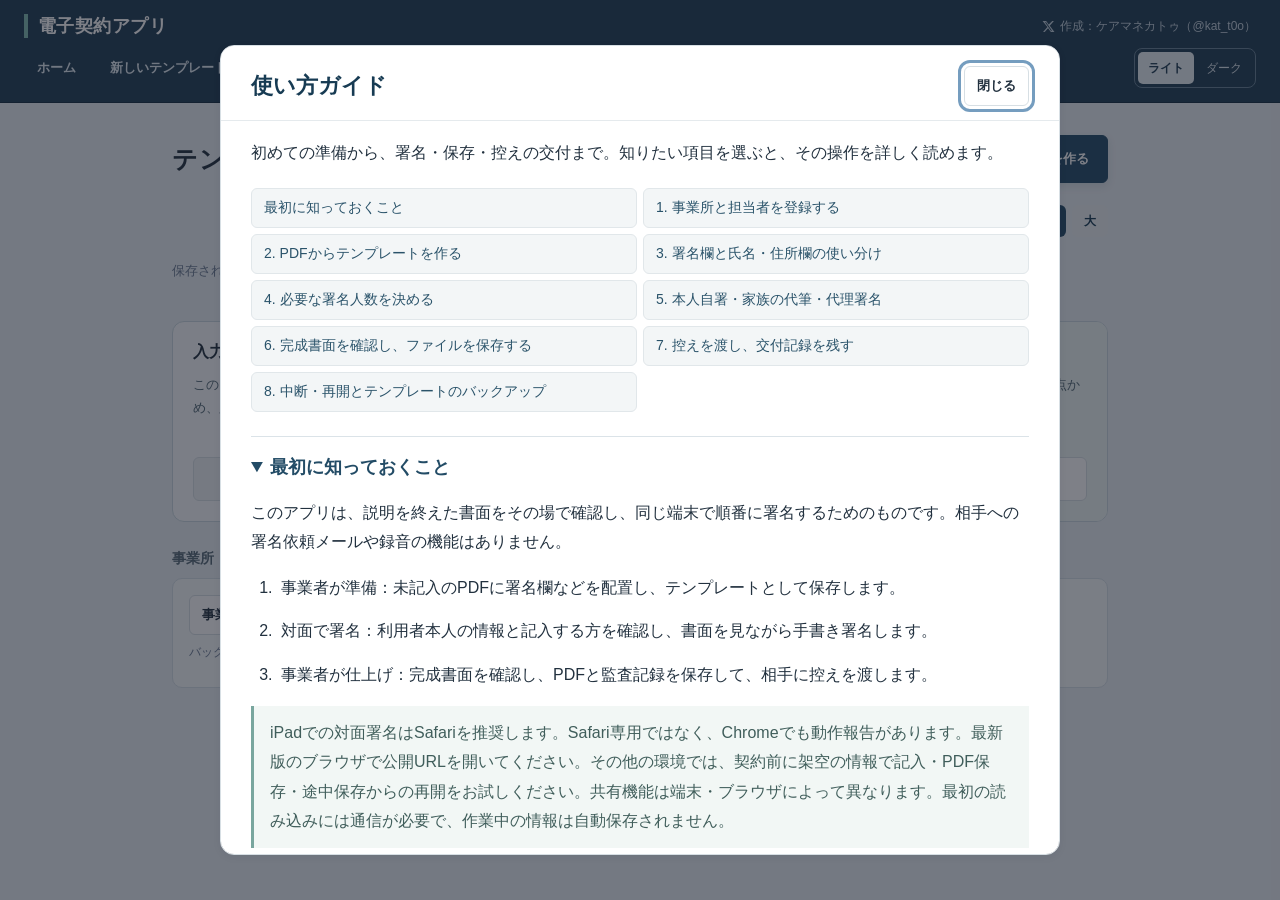
<file: index.html>
<!DOCTYPE html>
<html lang="ja">
<head>
<meta charset="UTF-8" />
<meta name="viewport" content=" width=device-width, initial-scale=1.0, interactive-widget=resizes-content" />
<title>電子契約アプリ（介護事業所向け）</title>
<script src="theme.js?v=20261003-browser19"></script>
<link rel="stylesheet" href="style.css?v=20261003-browser19" />
</head>
<body>
  <header class="app-header">
    <div class="app-header-top">
      <h1>電子契約アプリ</h1>
      <a class="app-credit" href="https://x.com/kat_t0o" target="_blank" rel="noopener">
        <svg viewBox="0 0 24 24" width="13" height="13" aria-hidden="true"><path d="M18.9 2H22l-7.6 8.7L23 22h-6.6l-5.2-6.8L5 22H1.9l8.1-9.3L1 2h6.7l4.7 6.2L18.9 2zM16.6 20h1.9L7.5 4H5.5L16.6 20z"/></svg>
        作成：ケアマネカトゥ（@kat_t0o）
      </a>
    </div>
    <div class="app-header-bottom">
    <nav class="toolbar">
      <button id="btn-nav-home" class="tool-button" type="button">ホーム</button>
      <button id="btn-nav-new-template" class="tool-button" type="button">新しいテンプレートを作る</button>
      <button id="btn-nav-void" class="tool-button" type="button">契約書の訂正・再署名</button>
      <button id="btn-nav-help" class="tool-button" type="button">使い方</button>
      <button id="btn-nav-resume" class="tool-button hidden" type="button">入力中の契約に戻る</button>
      <button id="btn-nav-draft-save" class="tool-button hidden" type="button">途中保存（暗号化）</button>
      <button id="btn-nav-last-export" class="tool-button hidden" type="button">直前の署名書類</button>
    </nav>
      <div class="theme-switch" role="group" aria-label="表示モード">
        <button type="button" data-theme-choice="light" aria-pressed="false">ライト</button>
        <button type="button" data-theme-choice="dark" aria-pressed="false">ダーク</button>
      </div>
    </div>
  </header>

  <main class="app-body">

    <!-- ホーム画面: テンプレート一覧 -->
    <section id="screen-home" class="app-screen">
      <div class="screen-inner">
        <div class="template-heading">
          <h2>テンプレート</h2>
          <button id="btn-home-new-template" class="tool-button tool-button-primary" type="button">＋ テンプレートを作る</button>
        </div>
        <div class="thumb-size-control" id="thumb-size-control">
          <span class="thumb-size-label">表示サイズ</span>
          <button type="button" class="thumb-size-btn" data-size="small">小</button>
          <button type="button" class="thumb-size-btn" data-size="medium">中</button>
          <button type="button" class="thumb-size-btn" data-size="large">大</button>
        </div>
        <div id="template-list" class="template-grid"></div>
        <div class="resume-panel">
          <div><h3>入力中の契約</h3><p>このタブで始めた契約の続きに戻ります。再読み込みすると消えるため、必要に応じてファイルに途中保存してください。</p><button id="btn-home-resume" class="tool-button-small" type="button" disabled>入力中の契約に戻る</button></div>
          <div><h3>途中保存した契約</h3><p>保存した .keiyaku ファイルとパスワードを使い、最後に保存した時点から再開します。</p><button id="btn-draft-restore" class="tool-button-small" type="button">途中保存ファイルから再開</button></div>
        </div>
        <h3 class="home-tools-title">事業所・書式・保存した書類</h3>
        <div class="backup-actions">
          <button id="btn-operator-settings" class="tool-button-small" type="button">事業所・担当者を登録</button>
          <button id="btn-open-verification" class="tool-button-small" type="button">保存した書類を照合</button>
          <button id="btn-export-templates" class="tool-button-small" type="button">テンプレートをバックアップ</button>
          <button id="btn-import-templates" class="tool-button-small" type="button">バックアップから復元・追加</button>
          <p class="side-panel-hint">バックアップの取込みは1ファイル64MBまでです。大きい場合は、書式を選んで分けてバックアップしてください。</p>
          <input type="file" id="import-templates-input" accept="application/json" class="hidden" />
        </div>
      </div>
    </section>

    <!-- テンプレート編集画面: PDFインポート＋署名欄配置 -->
    <section id="screen-template-editor" class="app-screen">
      <div class="editor-layout">
        <aside class="side-panel">
          <h2> PDFを選ぶ</h2><p class="side-panel-hint">未記入の原本PDFを使ってください。PDF全体が端末とバックアップに保存されます。</p>
          <input type="file" id="pdf-file-input" accept="application/pdf" />
          <p class="side-panel-hint">複数ページに対応しています。ページ数の固定上限はなく、PDFは1書式20MBまでです。保存できる合計容量は端末・ブラウザに依存します。</p>
          <p id="pdf-file-status" class="side-panel-hint" role="status"></p>
          <h2>項目を配置</h2>
          <p class="side-panel-hint">枠内の氏名・住所・続柄は架空の「印字見本」です。実際の契約には入力した内容が印字されます。</p>
          <label class="checkbox-row"><input type="checkbox" id="toggle-print-preview" checked />印字見本を表示</label>
          <p class="side-panel-hint">ボタンを押してから、PDF上をドラッグして四角を描くと項目が追加されます。</p>
          <p class="side-panel-hint">まず「手書き署名」を配置。PDFに署名とは別の氏名欄がある場合だけ、氏名（活字）を追加します。署名が氏名欄を兼ねる書式なら追加不要です。</p>
          <p id="field-assignment-target" class="field-assignment-target" role="status"></p>
          <div id="field-palette" class="fixture-palette"></div>
          <div id="field-edit-panel" class="edit-popup"></div>
          <h2>テンプレートとして保存</h2>
          <label class="field-label">この書式の署名方法
            <select id="template-signing-mode">
              <option value="single">本人または家族の1人で完結（標準）</option>
              <option value="optional">必要な場合だけ追加の人も署名</option>
              <option value="all">設定した全員の署名が必要</option>
              <option value="legacy" hidden>従来の設定を維持</option>
            </select>
          </label>
          <label id="scribe-additional-setting" class="checkbox-row">
            <input type="checkbox" id="template-require-additional-for-scribe" checked />
            本人名を家族が代筆する場合は、続けて家族本人の署名も必須にする
          </label>
          <p id="scribe-additional-hint" class="side-panel-hint">「必要な場合だけ追加の人も署名」を選んだ書式で使います。本人が自署した場合は、追加署名を省略できます。</p>
          <p id="template-field-summary" class="side-panel-hint" role="status"></p>
          <p class="side-panel-hint">複数人の場合、署名順が先頭の欄が本人またはご家族用です。それ以降の欄は追加署名用です。各署名欄に「家族の同意」など目的のラベルを付けてください。</p>
          <label class="field-label">書式名（必須）
            <input type="text" id="template-name-input" placeholder="例：居宅介護支援 重要事項説明書" />
          </label>
          <label class="field-label">版のメモ（任意）
            <input type="text" id="template-version-label-input" placeholder="例：2026年報酬改定対応版" />
          </label>
          <button id="btn-save-template" class="tool-button tool-button-primary" type="button">テンプレートを保存</button>
          <button id="btn-backup-editing-template" class="tool-button" type="button">編集中の書式をバックアップ</button>
          <p class="side-panel-hint">保存できない場合や作成を中断する場合、編集中の書式をファイルへ退避できます。ホームの「バックアップから復元・追加」で編集を再開します。</p>
          <details>
            <summary>試し印字の内容</summary>
            <label class="field-label">1人目の見本氏名<input id="preview-name" value="山田 太郎" /></label>
            <label class="field-label">2人目以降の見本氏名<input id="preview-additional-name" value="山田 花子" /></label>
            <label class="field-label">見本の利用者住所<input id="preview-recipient-address" value="東京都千代田区丸の内一丁目2番3号" /></label>
            <label class="field-label">見本の利用者建物名・部屋番号<input id="preview-recipient-building" value="見本マンション101号室" /></label>
            <label class="field-label">見本の署名者住所<input id="preview-address" value="東京都千代田区丸の内一丁目2番3号" /></label>
            <label class="field-label">見本の署名者建物名・部屋番号<input id="preview-building" value="ケアマンション101号室" /></label>
            <label class="field-label">1人目の記入者<select id="preview-role"><option value="recipient">利用者本人</option><option value="family">ご家族（代筆・代理）</option></select></label>
          </details>
          <button id="btn-preview-template" class="tool-button" type="button">試し印字を確認</button>
          <p class="side-panel-hint">署名欄を選び「この欄で試し書き」で実際の筆跡を確認できます。見本PDFでは文字サイズ・住所の折り返し・署名の大きさを確認できます。実際の氏名・住所の長さでもお確かめください。</p>
        </aside>
        <div class="canvas-area">
          <div class="canvas-overlay-toolbars">
            <div class="canvas-toolbar">
              <button id="btn-prev-page" class="tool-button" type="button">◀ 前のページ</button>
              <span id="page-indicator" class="zoom-percent">1 / 1</span>
              <button id="btn-next-page" class="tool-button" type="button">次のページ ▶</button>
            </div>
          </div>
          <div class="pdf-stage-wrap" id="pdf-stage-wrap">
            <div class="pdf-stage">
              <canvas id="pdf-canvas"></canvas>
              <div id="field-overlay" class="field-overlay"></div>
            </div>
          </div>
          <div class="zoom-control">
            <button id="btn-zoom-out" class="zoom-btn" type="button">－</button>
            <span id="zoom-level" class="zoom-percent">100%</span>
            <button id="btn-zoom-in" class="zoom-btn" type="button">＋</button>
            <button id="btn-fit-view" class="zoom-btn" type="button">⤢</button>
          </div>
        </div>
      </div>
    </section>

    <!-- 署名フロー画面 -->
    <section id="screen-signing" class="app-screen">
      <div class="signing-stage" id="signing-stage"></div>
    </section>

    <section id="screen-verification" class="app-screen">
      <div class="screen-inner">
        <h2>保存した書類を照合</h2>
        <p class="screen-hint">同じ契約の署名済みPDFと監査記録（JSON）を選び、ファイルと記録が一致するか確認します。ファイルは外部に送信せず、この端末内だけで処理します。</p>
        <label class="field-label">署名済みPDF（必須）
          <input type="file" id="verify-pdf-input" accept=".pdf,application/pdf" />
        </label>
        <label class="field-label">監査記録JSON（必須）
          <input type="file" id="verify-audit-input" accept=".json,application/json" />
        </label>
        <label class="field-label">説明音声（録音した場合・任意）
          <input type="file" id="verify-audio-input" accept="audio/*,.m4a,.mp4,.webm,.ogg" />
        </label>
        <button id="btn-clear-verification-audio" class="tool-button-small" type="button">音声の選択を解除</button>
        <p class="side-panel-hint">照合は契約の有効性や本人性を証明するものではありません。元の監査記録を適切に保管してください。</p>
        <div class="backup-actions">
          <button id="btn-verify-files" class="tool-button tool-button-primary" type="button">ファイルを照合する</button>
          <button id="btn-clear-verification" class="tool-button" type="button">選択をクリア</button>
          <button id="btn-verification-home" class="tool-button" type="button">ホームに戻る</button>
        </div>
        <div id="verification-result" class="verification-result" role="status" aria-live="polite"></div>
        <h3>交付記録を読む</h3><p class="side-panel-hint">交付JSONを選ぶと相手・方法・結果を読めます。上でPDFも選ぶと、そのPDFとの対応を照合できます。</p>
        <label class="field-label">交付記録JSON<input type="file" id="verify-delivery-input" accept=".json,application/json" /></label>
        <button id="btn-read-delivery" class="tool-button" type="button">交付記録を読む</button>
        <div id="delivery-record-result" class="verification-result" role="status" aria-live="polite"></div>
      </div>
    </section>

    <section id="screen-settings" class="app-screen"><div class="screen-inner">
      <h2>事業所・担当者の登録</h2><p class="screen-hint">この端末で使う事業所名と担当者の候補を登録します。契約時は担当者を選択できます。利用者の情報はここには保存しません。</p>
      <label class="field-label">登録する事業所名<input id="settings-provider" maxlength="200" /></label>
      <label class="field-label">担当者名（1行に1人）<textarea id="settings-staff" rows="6" placeholder="担当者A&#10;担当者B"></textarea></label>
      <button id="btn-settings-save" class="tool-button tool-button-primary" type="button">登録を保存</button>
      <button id="btn-settings-home" class="tool-button" type="button">ホームに戻る</button>
    </div></section>
    <!-- 無効化・再契約画面 -->
    <section id="screen-void" class="app-screen">
      <div class="screen-inner">
        <h2>契約書の訂正・再署名</h2>
        <p class="screen-hint">元のPDFを書き換えず、訂正・再署名の理由を別の記録に残します。この操作だけで契約の無効や解除が確定するものではありません。相手方と確認してから再署名・交付してください。</p>
        <label class="field-label">訂正の対象となる署名済みPDF
          <input type="file" id="void-pdf-input" accept="application/pdf" />
        </label>
        <label class="field-label">旧契約の検証ID（監査記録.jsonのverificationId、分かれば）
          <input type="text" id="void-verification-id-input" placeholder="任意" />
        </label>
        <label class="field-label">訂正・再署名の理由（必須）
          <input type="text" id="void-reason-input" placeholder="例：住所変更のため再契約" />
        </label>
        <label class="field-label">手続き実施者名（必須）
          <input type="text" id="void-staff-name-input" placeholder="例：担当ケアマネジャー名" />
        </label>
        <button id="btn-void-confirm" class="tool-button tool-button-primary" type="button">訂正記録を作成</button>
        <div id="void-result" class="void-result hidden"><div id="void-downloads"></div>
          <p>訂正記録を作成しました。続けて再署名する場合は、使うテンプレートを選んでください。</p>
          <div id="void-resign-template-list" class="template-grid"></div>
        </div>
      </div>
    </section>

  </main>

  <div id="save-toast" class="save-toast hidden"></div>

  <script src="lib/pdf.min.js"></script>
  <script src="lib/pdf_worker_src.js"></script>
  <script src="lib/pdf-lib.min.js"></script>
  <script src="lib/fontkit.umd.min.js"></script>
  <script src="lib/fonts/notosansjp_base64.js"></script>

  <!-- 自作JSは末尾に?v=コミットハッシュを付け、更新するたびに変わるようにしてある。
       これが無いとGitHub Pages更新後もiPad Safariが古いJSをキャッシュしたまま読み込み、
       直したはずのバグが再現し続けるという事故が起きるため(実際に発生した)。
       コードを直してpushするたびに、このハッシュも最新のcommitに書き換えること -->
  <script src="models.js?v=20261003-browser19"></script>
  <script src="pdf_utils.js?v=20261003-browser19"></script>
  <script src="hash_utils.js?v=20261003-browser19"></script>
  <script src="template_store.js?v=20261003-browser19"></script>
  <script src="field_editor.js?v=20261003-browser19"></script>
  <script src="forms.js?v=20261003-browser19"></script>
  <script src="signature_pad.js?v=20261003-browser19"></script>
  <script src="operator_settings.js?v=20261003-browser19"></script>
  <script src="draft_vault.js?v=20261003-browser19"></script>
  <script src="signing_flow.js?v=20261003-browser19"></script>
  <script src="pdf_writer.js?v=20261003-browser19"></script>
  <script src="audit.js?v=20261003-browser19"></script>
  <script src="verification_view.js?v=20261003-browser19"></script>
  <script src="export.js?v=20261003-browser19"></script>
  <script src="void_flow.js?v=20261003-browser19"></script>
  <script src="app.js?v=20261003-browser19"></script>
</body>
</html>
</file>
<file: style.css>
/* 書面の確認と署名に集中できる、落ち着いた業務画面。 */

:root {
  --color-bg: #f3f5f7;
  --color-header-start: #ffffff;
  --color-header-end: #ffffff;
  --color-primary: #264b70;
  --color-primary-dark: #1d3c5a;
  --color-secondary: #466780;
  --color-secondary-dark: #34536d;
  --color-danger: #b42318;
  --color-card: #ffffff;
  --color-border: #d3dbe3;
  --color-text: #22313f;
  --shadow-soft: 0 4px 12px rgba(0, 0, 0, 0.08);
}

* {
  box-sizing: border-box;
}

body {
  margin: 0;
  font-family: -apple-system, "Yu Gothic", "Hiragino Kaku Gothic ProN", sans-serif;
  background: var(--color-bg);
  color: var(--color-text);
  display: flex;
  flex-direction: column;
  height: 100vh;
  height: 100dvh;
  /* iPad等での長押しが、意図せずテキスト範囲選択やコピーメニュー(コールアウト)を
     起動してしまう不具合の対策。ネイティブアプリのように「押す・描く」操作だけを
     受け付けたいので、ページ全体では選択を無効にする(入力欄だけ下で個別に戻す) */
  -webkit-user-select: none;
  user-select: none;
  -webkit-touch-callout: none;
}

/* 実際に文字を打ち込む欄は、今まで通り選択・カーソル移動・コピペができる必要がある */
input, textarea {
  -webkit-user-select: text;
  user-select: text;
  -webkit-touch-callout: default;
}

.hidden {
  display: none !important;
}

.app-header {
  background: linear-gradient(135deg, var(--color-header-start), var(--color-header-end));
  padding: 8px 16px;
  box-shadow: var(--shadow-soft);
  flex: 0 0 auto;
}

.app-header-top {
  display: flex;
  align-items: center;
  justify-content: space-between;
  flex-wrap: wrap;
  gap: 6px;
  margin-bottom: 6px;
}

.app-header h1 {
  margin: 0;
  font-size: 16px;
  color: #ffffff;
  text-shadow: 0 1px 2px rgba(0, 0, 0, 0.15);
}

.toolbar {
  display: flex;
  flex-wrap: wrap;
  align-items: center;
  gap: 5px;
}

.app-credit {
  display: inline-flex;
  align-items: center;
  gap: 5px;
  flex: 0 0 auto;
  font-size: 12px;
  font-weight: bold;
  color: #ffffff;
  background: rgba(255, 255, 255, 0.2);
  border-radius: 6px;
  padding: 5px 12px;
  text-decoration: none;
  white-space: nowrap;
}

.app-credit:hover {
  background: rgba(255, 255, 255, 0.32);
}

.app-credit svg {
  fill: currentColor;
}

.tool-button {
  border: none;
  border-radius: 6px;
  padding: 5px 11px;
  background: rgba(255, 255, 255, 0.92);
  color: var(--color-primary-dark);
  font-weight: bold;
  font-size: 12px;
  cursor: pointer;
  box-shadow: var(--shadow-soft);
  transition: transform 0.15s ease, box-shadow 0.15s ease;
}

.tool-button:hover {
  transform: translateY(-2px);
  box-shadow: 0 6px 14px rgba(0, 0, 0, 0.12);
}

.tool-button:disabled {
  opacity: 0.4;
  cursor: not-allowed;
  transform: none;
}

.tool-button-primary {
  background: var(--color-primary);
  color: #ffffff;
}

.tool-button-small {
  border: none;
  border-radius: 6px;
  padding: 4px 10px;
  background: #f0f3f6;
  color: var(--color-primary-dark);
  font-weight: bold;
  font-size: 12px;
  cursor: pointer;
}

.tool-button-small:hover {
  background: #e5ebf1;
}

.tool-button-danger {
  color: #c0392b;
}

.app-body {
  flex: 1 1 auto;
  display: flex;
  min-height: 0;
  position: relative;
}

.app-screen {
  display: none;
  flex: 1 1 auto;
  min-height: 0;
  min-width: 0;
}

.app-screen.is-active {
  display: flex;
}

.screen-inner {
  padding: 20px;
  max-width: 720px;
  margin: 0 auto;
  width: 100%;
  overflow-y: auto;
}

.screen-hint {
  font-size: 13px;
  color: #6b7c93;
  line-height: 1.6;
}

/* ===== テンプレート編集画面 ===== */
.editor-layout {
  flex: 1 1 auto;
  display: flex;
  min-height: 0;
  width: 100%;
}

.side-panel {
  width: 300px;
  flex: 0 0 auto;
  background: var(--color-card);
  border-right: 2px solid var(--color-border);
  padding: 16px;
  overflow-y: auto;
}

.side-panel h2 {
  font-size: 14px;
  margin: 18px 0 8px;
  color: var(--color-primary-dark);
}

.side-panel h2:first-child {
  margin-top: 0;
}

.side-panel-hint {
  margin: 0 0 10px;
  font-size: 12px;
  color: #6b7c93;
  line-height: 1.5;
}

.field-link-warning {
  color: var(--color-danger);
  font-weight: bold;
}

.field-label {
  display: block;
  margin-bottom: 12px;
  font-size: 13px;
  font-weight: bold;
  color: var(--color-text);
}

.field-label input,
.field-label select,
.modal-box input {
  display: block;
  width: 100%;
  margin-top: 4px;
  padding: 8px 10px;
  border: 2px solid var(--color-border);
  border-radius: 10px;
  font-size: 13px;
  font-family: inherit;
  background: #fdfdff;
}

.checkbox-row {
  display: flex;
  align-items: center;
  gap: 6px;
  font-size: 13px;
  margin-bottom: 8px;
}

.checkbox-row input {
  width: auto;
  margin: 0;
}

.backup-select-list {
  max-height: 40vh;
  overflow-y: auto;
  border: 2px solid var(--color-border);
  border-radius: 12px;
  padding: 12px;
  margin-bottom: 16px;
}

.fixture-palette {
  display: grid;
  grid-template-columns: 1fr;
  gap: 6px;
}

.palette-button {
  border: 2px solid var(--color-border);
  border-radius: 12px;
  padding: 8px 6px;
  background: #fdfdff;
  color: var(--color-text);
  font-size: 12px;
  font-weight: bold;
  cursor: pointer;
  text-align: left;
}

.palette-button-label,
.palette-button-hint {
  display: block;
}

.palette-button-hint {
  margin-top: 3px;
  font-size: 0.78rem;
  font-weight: normal;
  line-height: 1.35;
}

.palette-button:hover {
  border-color: var(--color-primary);
  background: #f0f3f6;
}

.palette-button.is-armed {
  background: var(--color-primary);
  color: #ffffff;
  border-color: var(--color-primary-dark);
}

.canvas-area {
  flex: 1 1 auto;
  position: relative;
  min-width: 0;
  overflow: hidden;
  background: #e9e9f5;
}

.canvas-overlay-toolbars {
  position: absolute;
  left: 16px;
  right: 16px;
  top: 16px;
  display: flex;
  justify-content: center;
  z-index: 10;
}

.canvas-toolbar {
  display: flex;
  align-items: center;
  gap: 8px;
  background: rgba(255, 255, 255, 0.92);
  border-radius: 6px;
  padding: 4px 10px;
  box-shadow: var(--shadow-soft);
}

.zoom-control {
  position: absolute;
  right: 12px;
  bottom: 12px;
  z-index: 12;
  display: flex;
  align-items: center;
  gap: 6px;
  background: rgba(255, 255, 255, 0.92);
  border-radius: 6px;
  padding: 4px 6px;
  box-shadow: var(--shadow-soft);
}

.zoom-btn {
  border: none;
  border-radius: 6px;
  width: 24px;
  height: 24px;
  background: var(--color-card);
  color: var(--color-primary-dark);
  font-weight: bold;
  cursor: pointer;
}

.zoom-percent {
  color: var(--color-text);
  font-size: 12px;
  font-weight: bold;
  min-width: 38px;
  text-align: center;
}

.pdf-stage-wrap {
  position: absolute;
  inset: 0;
  padding: 60px 16px 16px;
  overflow: auto;
  display: flex;
  justify-content: center;
}

.pdf-stage {
  position: relative;
  flex: 0 0 auto;
  box-shadow: 0 4px 16px rgba(0, 0, 0, 0.15);
}

#pdf-canvas {
  display: block;
  background: #ffffff;
}

.field-overlay {
  position: absolute;
  top: 0;
  left: 0;
  touch-action: none;
}

.field-box {
  position: absolute;
  border: 2px solid var(--color-primary);
  background: rgba(85, 99, 209, 0.12);
  border-radius: 4px;
  touch-action: none;
  cursor: move;
}

/* どの署名欄グループに属するかで枠色を変える(1人目=既定のインディゴ、2人目=緑、
   3人目=紫、4人目以降=グレー)。誰の付随項目か一目で分かるようにして、
   紐付け漏れ(=別の署名欄のデータが誤って印字される事故)に気づきやすくする */
.field-box.field-group-2 {
  border-color: #2f9e83;
  background: rgba(47, 158, 131, 0.14);
}

.field-box.field-group-3 {
  border-color: #8956d6;
  background: rgba(137, 86, 214, 0.14);
}

.field-box.field-group-other {
  border-color: #8d95a8;
  background: rgba(141, 149, 168, 0.14);
}

/* 署名欄が2つ以上あるのに、どの署名欄の項目か未設定のまま = 印字事故のもと。
   選択色(ゴールド)や他グループ色と被らない赤で強く警告する */
.field-box.field-group-unlinked {
  border-color: var(--color-danger);
  background: rgba(224, 87, 90, 0.16);
}

.field-box.is-selected {
  border-color: var(--color-secondary-dark);
  background: rgba(232, 163, 61, 0.18);
}

.field-box-preview {
  border: 2px dashed var(--color-primary);
  background: rgba(85, 99, 209, 0.08);
  position: absolute;
  pointer-events: none;
}

.field-box-label {
  position: absolute;
  top: -18px;
  left: 0;
  font-size: 10px;
  font-weight: bold;
  color: var(--color-primary-dark);
  background: #ffffff;
  padding: 0 4px;
  border-radius: 4px;
  white-space: nowrap;
  pointer-events: none;
}

.field-box-print-preview {
  position: absolute;
  inset: 2px 3px;
  display: block;
  overflow: hidden;
  color: #1c2432;
  font-family: Arial, "Hiragino Kaku Gothic ProN", "Yu Gothic", sans-serif;
  font-weight: 400;
  line-height: 1.25;
  white-space: nowrap;
  pointer-events: none;
  text-align: left;
}

.field-box-print-preview.is-multiline {
  white-space: pre-wrap;
  overflow-wrap: anywhere;
}

.field-box-print-preview.is-overflowing {
  color: #b3261e;
  text-decoration: underline dotted;
}

.field-resize-handle {
  position: absolute;
  width: 12px;
  height: 12px;
  background: var(--color-primary);
  border: 2px solid #ffffff;
  border-radius: 50%;
}

.field-resize-nw { top: -6px; left: -6px; cursor: nwse-resize; }
.field-resize-ne { top: -6px; right: -6px; cursor: nesw-resize; }
.field-resize-sw { bottom: -6px; left: -6px; cursor: nesw-resize; }
.field-resize-se { bottom: -6px; right: -6px; cursor: nwse-resize; }

.edit-popup {
  display: none;
  background: #fdfdff;
  border: 2px solid var(--color-border);
  border-radius: 8px;
  padding: 12px;
  margin-top: 8px;
}

.edit-popup.is-open {
  display: block;
}

.edit-popup h3 {
  margin: 0 0 8px;
  font-size: 13px;
  color: var(--color-primary-dark);
}

.popup-delete-button {
  width: 100%;
  border: none;
  border-radius: 10px;
  padding: 8px 4px;
  font-size: 12px;
  font-weight: bold;
  cursor: pointer;
  margin-top: 8px;
  background: #ffe3e0;
  color: #c0392b;
}

/* ===== テンプレート一覧(サムネイル主体のカードグリッド) ===== */
.case-list-empty {
  font-size: 13px;
  color: #6b7c93;
}

.thumb-size-control {
  display: flex;
  align-items: center;
  gap: 6px;
  margin-bottom: 12px;
}

.thumb-size-label {
  font-size: 12px;
  color: #6b7c93;
  margin-right: 4px;
}

.thumb-size-btn {
  border: none;
  border-radius: 6px;
  padding: 4px 14px;
  background: #f0f3f6;
  color: var(--color-primary-dark);
  font-weight: bold;
  font-size: 12px;
  cursor: pointer;
}

.thumb-size-btn:hover {
  background: #e5ebf1;
}

.thumb-size-btn.is-active {
  background: var(--color-primary);
  color: #ffffff;
}

.template-grid {
  display: grid;
  grid-template-columns: repeat(auto-fill, minmax(var(--card-min-width, 150px), 1fr));
  gap: 12px;
  margin-bottom: 16px;
}

.template-card {
  display: flex;
  flex-direction: column;
  gap: 6px;
  padding: 10px;
  border: 2px solid var(--color-border);
  border-radius: 12px;
  background: var(--color-card);
}

.template-card-thumb {
  width: 100%;
  aspect-ratio: 210 / 297;
  border: 1px solid var(--color-border);
  border-radius: 6px;
  background: #f4f5fa;
  overflow: hidden;
  display: flex;
  align-items: center;
  justify-content: center;
}

.template-card-thumb img {
  width: 100%;
  height: 100%;
  object-fit: cover;
  opacity: 0;
  transition: opacity 0.2s ease;
}

.template-card-thumb img[src] {
  opacity: 1;
}

.template-card-name {
  font-size: 13px;
  font-weight: bold;
  line-height: 1.3;
}

.template-card-meta {
  font-size: 11px;
  color: #6b7c93;
}

.template-card-actions {
  display: flex;
  flex-direction: column;
  gap: 4px;
  margin-top: auto;
}

.template-card-actions .tool-button-small {
  width: 100%;
  white-space: normal;
  line-height: 1.3;
}

.backup-actions {
  margin-top: 20px;
  display: flex;
  gap: 8px;
  flex-wrap: wrap;
}

/* ===== 署名フロー(高齢者・タブレット操作を考慮し、通常画面より大きめのUI) ===== */
.signing-stage {
  flex: 1 1 auto;
  display: flex;
  flex-direction: column;
  align-items: center;
  justify-content: flex-start;
  padding: 24px;
  width: 100%;
  overflow-y: auto;
}

.signing-card {
  /* 長い確認・保存画面を中央寄せで上へはみ出させない。 */
  flex: 0 0 auto;
  margin-block: auto;
  background: var(--color-card);
  border-radius: 10px;
  box-shadow: 0 8px 24px rgba(0, 0, 0, 0.15);
  padding: 32px;
  width: 100%;
  max-width: 640px;
}

.signing-card h2 {
  font-size: 22px;
  margin: 0 0 16px;
  color: var(--color-primary-dark);
}

.signing-card p {
  font-size: 16px;
  line-height: 1.7;
}

.signing-progress {
  font-size: 14px;
  color: #6b7c93;
  margin-bottom: 12px;
}

.signing-filename {
  font-size: 14px;
  color: #6b7c93;
}

.signing-field-label {
  display: block;
  margin-bottom: 16px;
  font-size: 18px;
  font-weight: bold;
}

.signing-field-label input[type="text"] {
  display: block;
  width: 100%;
  margin-top: 8px;
  padding: 14px 16px;
  border: 2px solid var(--color-border);
  border-radius: 12px;
  font-size: 20px;
  font-family: inherit;
}

/* 本人/家族の二択。タブレットでのタップ操作を優先し、プルダウンより大きく即決できる形にする */
.signing-role-toggle {
  display: flex;
  gap: 10px;
  margin-bottom: 16px;
}

.signing-role-toggle-btn {
  flex: 1 1 0;
  padding: 16px 8px;
  font-size: 17px;
  font-weight: bold;
  font-family: inherit;
  border: 2px solid var(--color-border);
  border-radius: 12px;
  background: #ffffff;
  color: var(--color-text);
  cursor: pointer;
  min-height: 56px;
}

.signing-role-toggle-btn.is-active {
  background: var(--color-primary);
  border-color: var(--color-primary);
  color: #ffffff;
}

.signing-checkbox-row {
  display: flex;
  align-items: flex-start;
  gap: 12px;
  font-size: 16px;
  line-height: 1.6;
  margin-bottom: 20px;
  padding: 16px;
  background: #fff6e6;
  border-radius: 12px;
}

.signing-checkbox-row input {
  width: 28px;
  height: 28px;
  margin-top: 2px;
  flex: 0 0 auto;
}

.big-button {
  display: block;
  width: 100%;
  border: none;
  border-radius: 16px;
  padding: 18px;
  font-size: 20px;
  font-weight: bold;
  cursor: pointer;
  min-height: 56px;
  margin-top: 12px;
  background: var(--color-primary);
  color: #ffffff;
  box-shadow: var(--shadow-soft);
}

.big-button:disabled {
  opacity: 0.4;
  cursor: not-allowed;
}

.big-button-secondary {
  background: #f0f3f6;
  color: var(--color-primary-dark);
}

/* 「ここで契約を終了する」等、前向きな完了アクション用。グレーの二次ボタンに埋もれさせず、
   「続ける」と同じくらい選びやすい見た目にする(本人の署名だけで完結するケースが実際には多いため) */
.big-button-finish {
  background: #2f9e83;
  color: #ffffff;
}

.signature-pad-wrap {
  border: 3px dashed var(--color-border);
  border-radius: 16px;
  background: #fffefb;
  margin: 16px 0;
  touch-action: none;
}

#signature-canvas {
  display: block;
  width: 100%;
  touch-action: none;
}

.signer-thumb-row {
  display: flex;
  align-items: center;
  gap: 12px;
  padding: 12px;
  border: 2px solid var(--color-border);
  border-radius: 12px;
  margin-bottom: 10px;
}

.signer-thumb-row img {
  width: 100px;
  height: 40px;
  object-fit: contain;
  background: #fff;
  border: 1px solid var(--color-border);
  border-radius: 6px;
}

.signer-thumb-info {
  font-size: 14px;
  flex: 1 1 auto;
}

/* ===== 署名フロー: 文書プレビュー ===== */
.signing-doc-wrap {
  position: relative;
  max-height: 60vh;
  overflow: auto;
  border: 2px solid var(--color-border);
  border-radius: 12px;
  background: #f4f5fa;
  margin: 16px 0;
  display: flex;
  justify-content: center;
  padding: 12px;
}

.signing-doc-stage {
  position: relative;
  flex: 0 0 auto;
}

/* .field-overlayと違いタッチでのスクロール・ピンチ操作を妨げない(読み取り専用のため) */
.signing-field-overlay {
  position: absolute;
  top: 0;
  left: 0;
}

.signing-doc-stage canvas {
  display: block;
  background: #ffffff;
  box-shadow: 0 4px 16px rgba(0, 0, 0, 0.12);
}

.signing-doc-nav {
  display: flex;
  align-items: center;
  justify-content: center;
  gap: 12px;
}

.signing-doc-page-label {
  font-size: 13px;
  color: #6b7c93;
  font-weight: bold;
}

.signing-field-highlight {
  position: absolute;
  border: 3px solid var(--color-secondary-dark);
  background: rgba(232, 163, 61, 0.25);
  border-radius: 6px;
  cursor: pointer;
  animation: none;
}

/* 署名モーダルを開いている間、裏に隠れたハイライト枠のパルスアニメーションを止める。
   動かしたままだとbox-shadowの再計算が毎フレーム走り続け、非力な端末では
   Apple Pencilの描画イベント処理と競合して入力が飛ぶ・引っかかる原因になるため */
body.modal-open .signing-field-highlight {
  animation-play-state: paused;
}

@keyframes signing-field-pulse {
  0%, 100% { box-shadow: 0 0 0 0 rgba(232, 163, 61, 0.5); }
  50% { box-shadow: 0 0 0 8px rgba(232, 163, 61, 0); }
}

.signing-field-tag {
  position: absolute;
  top: -26px;
  left: 0;
  font-size: 12px;
  font-weight: bold;
  color: #ffffff;
  background: var(--color-secondary-dark);
  padding: 3px 8px;
  border-radius: 6px;
  white-space: nowrap;
  pointer-events: none;
}

.signing-field-stamp {
  position: absolute;
  object-fit: contain;
  pointer-events: none;
}

/* ===== 署名モーダル ===== */
.modal-backdrop {
  position: fixed;
  inset: 0;
  background: rgba(20, 24, 38, 0.55);
  display: flex;
  align-items: center;
  justify-content: center;
  padding: 20px;
  z-index: 3000;
}

.signing-modal-box {
  background: var(--color-card);
  border-radius: 10px;
  box-shadow: 0 12px 32px rgba(0, 0, 0, 0.3);
  padding: 28px;
  width: 100%;
  max-width: 480px;
  max-height: 90vh;
  overflow-y: auto;
}

.signing-modal-box h3 {
  font-size: 20px;
  margin: 0 0 16px;
  color: var(--color-primary-dark);
}

.signing-expand-toggle {
  display: block;
  margin: 0 0 8px auto;
}

.signing-modal-box.is-expanded {
  max-width: 96vw;
}

/* ===== 初回案内 ===== */
.welcome-modal-box {
  max-width: 560px;
  text-align: left;
}

.welcome-modal-box h3 {
  font-size: 22px;
}

.welcome-lead {
  font-size: 14px;
  line-height: 1.6;
  color: var(--color-text);
  margin: 0 0 20px;
}

.welcome-steps {
  display: flex;
  flex-direction: column;
  gap: 14px;
  margin-bottom: 24px;
}

.welcome-step {
  display: flex;
  gap: 12px;
  align-items: flex-start;
  padding: 12px;
  background: #f4f5fa;
  border-radius: 12px;
}

.welcome-step-emoji {
  flex: 0 0 auto;
  width: 40px;
  height: 40px;
  border-radius: 50%;
  background: var(--color-card);
  border: 2px solid var(--color-secondary-dark);
  display: flex;
  align-items: center;
  justify-content: center;
  font-size: 18px;
}

.welcome-step-title {
  font-size: 13px;
  font-weight: bold;
  color: var(--color-primary-dark);
  margin-bottom: 2px;
}

.welcome-step-text {
  font-size: 12px;
  color: #6b7c93;
  line-height: 1.5;
}

/* ===== 無効化画面 ===== */
.verification-result:not(:empty) {
  margin-top: 20px;
  padding: 18px;
  border: 2px solid #73847d;
  border-radius: 12px;
  background: #f4f8f6;
  overflow-wrap: anywhere;
}
.verification-result[data-status="mismatch"],
.verification-result[data-status="partial"] {
  border-color: #ad7131;
  background: #fff8ed;
}
.verification-outcome { font-weight: bold; }
.verification-hash { font-family: monospace; }
#screen-verification input[type="file"] { max-width: 100%; box-sizing: border-box; }

.void-result {
  margin-top: 20px;
  padding: 16px;
  background: #fff6e6;
  border-radius: 12px;
}

/* ===== 保存トースト ===== */
.save-toast {
  position: fixed;
  right: 20px;
  bottom: 20px;
  background: #22313f;
  color: #ffffff;
  padding: 8px 16px;
  border-radius: 6px;
  font-size: 13px;
  font-weight: bold;
  box-shadow: 0 6px 16px rgba(0, 0, 0, 0.2);
  z-index: 2000;
  opacity: 0;
  transform: translateY(8px);
  transition: opacity 0.25s ease, transform 0.25s ease;
  pointer-events: none;
}

.save-toast.visible {
  opacity: 1;
  transform: translateY(0);
}

/* ===== 必須ファイル読み込みエラー ===== */
.lib-missing-banner {
  max-width: 560px;
  margin: 60px auto;
  padding: 28px;
  background: var(--color-card);
  border: 2px solid var(--color-secondary-dark);
  border-radius: 16px;
  box-shadow: 0 8px 24px rgba(0, 0, 0, 0.15);
  font-size: 14px;
  line-height: 1.7;
}

.lib-missing-banner h2 {
  margin: 0 0 12px;
  font-size: 20px;
  color: var(--color-primary-dark);
}

.lib-missing-detail {
  margin-top: 16px;
  padding: 10px 12px;
  background: #f4f5fa;
  border-radius: 8px;
  font-size: 12px;
  color: #6b7c93;
}


/* 現場で見つけやすく、iPadでも文字を入力しやすい欄。 */
.signing-field-label textarea, .field-label textarea {
  display:block; width:100%; box-sizing:border-box; min-height:90px;
  padding:12px; font:inherit; font-size:18px; border:2px solid var(--color-border); border-radius:10px; background:#fff;
}
.signing-field-label input, .signing-field-label select { min-height:48px; font-size:18px; }
.authority-required { display:block; padding:16px; border:2px solid #d39828; border-radius:12px; background:#fff9e9; }
.signer-missing-reasons { padding:12px; border-radius:10px; background:#fff3db; color:#6b4100; font-size:16px; }
.signer-missing-reasons.is-ready { background:#e5f5e9; color:#185b2b; }
.declarations-section { border-top:1px solid var(--color-border); margin-top:16px; }
.declarations-section h4 { margin-bottom:8px; }
input[type="range"] { width:100%; min-height:44px; accent-color:var(--color-primary); }
.draft-dialog { max-width:650px; }

/* 非表示の入力・ボタンを、各部品のdisplay指定で再表示しない。 */
[hidden] { display:none !important; }

.signing-field-label input:not([type="checkbox"]), .signing-field-label select {
  display:block; width:100%; margin-top:8px; padding:12px 14px;
  border:2px solid var(--color-border); border-radius:12px;
  box-sizing:border-box; font-family:inherit; background:#fdfdff;
}

/* 装飾より操作の優先順位を示す。署名・確認のタップ領域は縮めない。 */
.app-header { background:#fff; border-bottom:1px solid var(--color-border); box-shadow:none; padding:12px 20px; }
.app-header h1 { color:var(--color-text); font-size:18px; text-shadow:none; }
.app-credit { color:#526575; background:transparent; border-radius:0; font-weight:normal; padding:0; }
.app-credit:hover { background:transparent; text-decoration:underline; }
.tool-button, .tool-button-small { border:1px solid var(--color-border); box-shadow:none; min-height:40px; padding:8px 12px; font-size:13px; background:#fff; color:var(--color-text); transition:background .15s; }
.tool-button:hover, .tool-button-small:hover { transform:none; box-shadow:none; background:#eef2f5; }
.tool-button-primary { background:var(--color-primary); color:#fff; border-color:var(--color-primary); }
.tool-button-danger { color:var(--color-danger); }
.big-button { border-radius:8px; box-shadow:none; }
.big-button:hover { transform:none; box-shadow:none; }
.signing-card, .signing-modal-box, .modal-box, .template-card { border:1px solid var(--color-border); box-shadow:0 2px 8px rgba(25,40,55,.06); }
.palette-button, .edit-popup, .welcome-step { background:#fff; border-radius:6px; }
.welcome-step-emoji { display:none; }
button:focus-visible, summary:focus-visible { outline:3px solid #759dbf; outline-offset:3px; }
@media (max-width:600px) { .app-header { padding:10px 12px; } .app-credit { font-size:11px; } .signing-stage { padding:16px; } .signing-card { padding:24px 20px; } }

.big-button-secondary { background:#fff; border:1px solid var(--color-border); color:var(--color-text); }
.palette-button:hover { background:#eef2f5; }
.palette-button.is-armed { border-color:var(--color-primary); background:#e9f0f6; }

/* 書類が主役の、落ち着いた対面契約ワークスペース。 */
:root { --color-primary:#244c68; --color-primary-dark:#173b53; --color-bg:#f5f6f7; --color-border:#d7dfe4; --color-accent:#287d72; }
.app-header { padding:14px 24px; }
.app-header h1 { border-left:4px solid var(--color-accent); padding-left:10px; letter-spacing:.025em; }
.app-credit { color:#687885; }
.toolbar { gap:8px; }
.toolbar .tool-button { background:transparent; border-color:transparent; color:#465967; }
.toolbar .tool-button:hover { background:#edf2f4; color:var(--color-primary-dark); }
#btn-nav-draft-save { border-color:#b4ccc7; background:#f1f7f5; color:#24665d; }
#screen-home .screen-inner { max-width:1000px; padding:32px; }
.home-list-title { font-size:18px; margin:0 0 10px; letter-spacing:.02em; }
.home-tools-title { margin:28px 0 10px; font-size:14px; color:#556976; }
.backup-actions { margin-top:0; padding-top:14px; border-top:1px solid var(--color-border); }
.template-grid { gap:18px; }
.template-card { border-radius:12px; padding:14px; gap:10px; box-shadow:0 3px 12px rgba(28,48,60,.045); }
.template-card-thumb { padding:8px; background:#f0f3f4; border-color:#e1e7eb; border-radius:8px; }
.template-card-thumb img { object-fit:contain; filter:drop-shadow(0 2px 4px rgba(20,40,50,.12)); }
.template-card-name { font-size:15px; line-height:1.5; }
.template-card-meta { font-size:12px; color:#73818b; }
.template-card-actions .tool-button-primary { background:var(--color-primary); border-color:var(--color-primary); color:#fff; min-height:44px; }
.template-card-actions .tool-button-primary:hover { background:#173b53; }
.template-card-actions .tool-button-small:not(.tool-button-primary) { border-color:transparent; background:transparent; color:#526573; }
.thumb-size-control { justify-content:flex-end; }
.thumb-size-btn { padding:6px 12px; min-height:32px; background:#eaf0f2; }
.signing-card { border-radius:14px; border-color:#dae2e7; box-shadow:0 6px 24px rgba(27,51,68,.06); }
.signing-card h2 { font-weight:650; color:#203e50; }
.big-button { border-radius:10px; min-height:60px; }
.big-button-secondary { background:#f7f9fa; font-weight:500; }
.signing-modal-box { border-radius:14px; }
.contract-progress { display:flex; list-style:none; padding:0; margin:0 0 26px; gap:6px; }
.contract-progress li { flex:1; font-size:13px; text-align:center; padding:0 0 10px; border-bottom:3px solid #e4e9ec; color:#72808c; }
.contract-progress .is-current { border-color:var(--color-primary); color:var(--color-primary-dark); font-weight:700; }
.contract-progress .is-done { border-color:var(--color-accent); color:#276c63; }
.welcome-modal-box { max-width:840px; padding:24px 30px; scroll-behavior:smooth; }
.help-header { display:flex; align-items:center; justify-content:space-between; gap:20px; position:sticky; top:-24px; margin:-24px -30px 18px; padding:20px 30px 14px; background:#fff; border-bottom:1px solid #e5eaed; z-index:1; }
.help-header h3 { margin:0; }
.welcome-lead { font-size:16px; line-height:1.8; }
.help-contents { display:grid; grid-template-columns:1fr 1fr; gap:6px; margin:0 0 24px; }
.help-contents button { background:#f3f6f7; border:1px solid #e1e7ea; border-radius:6px; padding:10px 12px; text-align:left; font:inherit; font-size:14px; color:#2a536a; cursor:pointer; }
.help-contents button:hover { background:#eaf1f3; }
.help-sections details { border-top:1px solid #dbe3e8; padding:16px 0; scroll-margin-top:80px; }
.help-sections summary { font-size:18px; font-weight:600; color:#234c66; cursor:pointer; line-height:1.6; }
.help-sections p, .help-sections li { font-size:16px; line-height:1.85; }
.help-sections ol { padding-left:26px; }
.help-sections li { padding-left:4px; margin:14px 0; }
.help-note { border-left:3px solid #79a69e; padding:12px 16px; background:#f2f7f5; color:#405e5b; }
.help-sections table { width:100%; border-collapse:collapse; margin-top:20px; font-size:15px; line-height:1.8; }
.help-sections th, .help-sections td { padding:12px; border-bottom:1px solid #e2e7eb; text-align:left; vertical-align:top; }
.help-sections th { width:32%; background:#f5f7f8; font-weight:600; }
.visually-hidden { position:absolute; width:1px; height:1px; overflow:hidden; clip-path:inset(50%); white-space:nowrap; }
@media (max-width:600px) {
  .app-header { padding:12px; } #screen-home .screen-inner { padding:20px 16px; }
  .welcome-modal-box { padding:20px; } .help-header { top:-20px; margin:-20px -20px 18px; padding:16px 20px; }
  .help-contents { grid-template-columns:1fr; } .help-sections th { width:36%; }
}

.template-card-actions .tool-button-small.tool-button-danger { color:var(--color-danger); }
@media (prefers-reduced-motion:reduce) { .welcome-modal-box { scroll-behavior:auto; } }

/* キャッチコピーではなく、画面の構造と書類の質感で見分けやすくする。 */
#screen-home { background:#e9eff3; }
.template-heading { display:flex; align-items:center; justify-content:space-between; gap:16px; margin-bottom:22px; }
.template-heading h2 { margin:0; font-size:25px; letter-spacing:.035em; }
.template-heading button { min-height:48px; padding:12px 18px; box-shadow:0 3px 8px rgba(29,66,91,.12); }
.template-grid { grid-template-columns:repeat(auto-fill,minmax(min(100%,var(--card-min-width,240px)),1fr)); gap:22px; }
.template-card { padding:0; overflow:hidden; border:1px solid #cbd8e0; background:#fff; box-shadow:0 6px 16px rgba(36,68,88,.085); }
.template-card-thumb { width:100%; aspect-ratio:1.28; border:0; border-bottom:1px solid #dbe4ea; border-radius:0; padding:20px 34px; background:#dce6ed; }
.template-card:nth-child(3n+2) .template-card-thumb { background:#dfeae6; }
.template-card:nth-child(3n) .template-card-thumb { background:#e9e4dc; }
.template-card-thumb img { width:auto; max-width:100%; height:100%; background:#fff; filter:drop-shadow(0 3px 5px rgba(29,53,66,.22)); }
.template-card-name { margin:6px 18px 0; font-size:17px; }
.template-card-meta { margin:0 18px; }
.template-card-actions { padding:8px 18px 16px; display:grid; grid-template-columns:1fr 1fr; gap:6px; }
.template-card-actions .tool-button-primary { grid-column:1 / -1; }
.resume-panel { display:grid; grid-template-columns:1fr 1fr; gap:0; margin-top:28px; border:1px solid #c9d8df; border-radius:12px; background:#f8fbfc; overflow:hidden; }
.resume-panel > div { padding:20px; }
.resume-panel > div + div { border-left:1px solid #d9e3e8; background:#eef6f3; }
.resume-panel h3 { font-size:16px; margin:0 0 10px; }
.resume-panel p { margin:0 0 14px; color:#526875; font-size:13px; line-height:1.8; min-height:70px; }
.resume-panel button { width:100%; min-height:44px; }
.resume-panel button:disabled { color:#85949e; background:#edf1f3; cursor:not-allowed; }
.backup-actions { background:#f7fafb; border:1px solid #d4dfe6; border-radius:10px; padding:16px; }
.side-panel { background:#f1f5f8; }
.side-panel > h2 { padding-bottom:10px; border-bottom:2px solid #ccdbe3; }
.contract-progress { background:#f0f5f7; margin:-8px -8px 26px; padding:16px 12px 8px; border-radius:10px; }
@media(max-width:600px) { .template-heading { align-items:flex-start; } .template-heading h2 { font-size:22px; } .template-heading button { font-size:12px; padding:10px; } .resume-panel { grid-template-columns:1fr; } .resume-panel > div + div { border-left:0; border-top:1px solid #d9e3e8; } .resume-panel p { min-height:0; } }

/* ヘッダーで画面の上端を締め、本文と操作の境界を明確にする。 */
.app-header { background:#203e54; border-bottom:1px solid #152e40; box-shadow:0 2px 8px rgba(20,40,55,.12); }
.app-header h1 { color:#fff; border-left-color:#82bdb2; }
.app-credit { color:#c2d1dc; }
.app-credit:hover { color:#fff; }
.toolbar .tool-button { color:#e0eaf1; }
.toolbar .tool-button:hover { background:#35566d; color:#fff; }
#btn-nav-draft-save { background:#315e63; border-color:#659694; color:#fff; }
#btn-nav-draft-save:hover { background:#3d7175; }
.app-header button:focus-visible, .app-credit:focus-visible { outline:3px solid #a4d1e5; outline-offset:3px; }

:root { color-scheme:light; }
.theme-switch { display:flex; gap:2px; margin-left:auto; padding:3px; border:1px solid #668194; border-radius:8px; }
.theme-switch button { border:0; border-radius:5px; min-height:32px; padding:5px 10px; font:inherit; font-size:12px; color:#dce7ee; background:transparent; cursor:pointer; }
.theme-switch button[aria-pressed="true"] { background:#e7eff4; color:#203e54; font-weight:600; }
html[data-theme="dark"] { color-scheme:dark; --color-bg:#121c25; --color-card:#1d2b37; --color-text:#e2eaf0; --color-border:#405361; --color-primary:#447e9f; --color-primary-dark:#bfdcee; --color-accent:#8fcbbd; --color-danger:#ffb3a8; }
html[data-theme="dark"] :is(#screen-home,.canvas-area,.pdf-stage-wrap,.signing-doc-stage) { background:#121c25; }
html[data-theme="dark"] :is(.side-panel,.backup-actions,.resume-panel,.contract-progress) { background:#1d2b37; border-color:#405361; }
html[data-theme="dark"] :is(.template-card,.signing-card,.signing-modal-box,.modal-box,.edit-popup,.palette-button,.help-header) { background:#1d2b37; border-color:#405361; }
html[data-theme="dark"] :is(.template-card-thumb,.template-card:nth-child(3n+2) .template-card-thumb,.template-card:nth-child(3n) .template-card-thumb) { background:#2b404c; border-color:#405361; }
html[data-theme="dark"] :is(.template-heading h2,.signing-card h2,.signing-modal-box h3,.help-sections summary,.side-panel h2,.edit-popup h3) { color:#d7eaf5; }
html[data-theme="dark"] :is(.screen-hint,.side-panel-hint,.template-card-meta,.resume-panel p,.signing-progress,.signing-filename,.field-label,.palette-button-hint) { color:#b8c9d5; }
html[data-theme="dark"] :is(.signing-field-label input,.signing-field-label textarea,.signing-field-label select,.field-label input,.field-label textarea,.field-label select,.modal-box input) { background:#14212c; color:#e2eaf0; border-color:#617988; }
html[data-theme="dark"] :is(.tool-button-small,.big-button-secondary,.signing-role-toggle-btn,.help-contents button,.zoom-btn,.thumb-size-btn) { background:#2b3d4b; color:#d9e7ef; border-color:#526c7c; }
html[data-theme="dark"] :is(.tool-button-small:hover,.palette-button:hover,.help-contents button:hover) { background:#354e60; }
html[data-theme="dark"] :is(.template-card-actions .tool-button-primary,.big-button:not(.big-button-secondary),.tool-button-primary,.thumb-size-btn.is-active,.signing-role-toggle-btn.is-active) { background:#356884; color:#fff; }
html[data-theme="dark"] .template-card-actions .tool-button-small:not(.tool-button-primary) { color:#c3d7e4; }
html[data-theme="dark"] .template-card-actions .tool-button-small.tool-button-danger { color:#ffb3a8; }
html[data-theme="dark"] :is(.resume-panel > div + div,.help-note,.signer-missing-reasons.is-ready,.verification-result:not(:empty)) { background:#213c39; color:#d0e8e0; border-color:#568477; }
html[data-theme="dark"] :is(.authority-required,.signer-missing-reasons,.field-link-warning,.void-result,.verification-result[data-status="mismatch"],.verification-result[data-status="partial"]) { background:#413628; color:#ffe2b8; border-color:#a58851; }
html[data-theme="dark"] :is(.help-sections details,.help-sections th,.help-sections td,.side-panel > h2) { border-color:#405361; }
html[data-theme="dark"] .help-sections th { background:#273b49; }
html[data-theme="dark"] .contract-progress .is-current { color:#d7eaf5; border-color:#8cbada; }
html[data-theme="dark"] .contract-progress .is-done { color:#b5e5d9; border-color:#87c9b8; }
html[data-theme="dark"] .resume-panel button:disabled { background:#23323e; color:#99aebd; }
html[data-theme="dark"] .signature-pad-wrap { background:#fff; border-color:#819aa9; }
html[data-theme="dark"] .canvas-toolbar { background:#253745; color:#d9e7ef; }
html[data-theme="dark"] .save-toast { background:#d9e7ef; color:#14212c; }
@media(max-width:600px) { .theme-switch { margin-left:0; } }
html[data-theme="dark"] :is(.home-tools-title,.thumb-size-label,.case-list-empty) { color:#b8c9d5; }
html[data-theme="dark"] :is(.signing-checkbox-row,.signing-doc-wrap) { background:#2b3d4b; color:#e2eaf0; }
html[data-theme="dark"] .field-box-label { color:#244c68; background:#fff; }
.signature-tools { display:flex; align-items:center; gap:8px; flex-wrap:wrap; margin:12px 0 8px; }
.signature-tools .signing-expand-toggle { margin:0 0 0 auto; }
.signature-tools button { min-height:44px; }
.signature-tools .signature-clear { background:transparent; color:#8a433a; }
.signature-tools button:disabled { opacity:.5; cursor:not-allowed; }
html[data-theme="dark"] .signature-tools .signature-clear { color:#ffc2b8; }

.field-signature-preview { position:absolute; inset:0; width:100%; height:100%; object-fit:contain; pointer-events:none; transform-origin:center; }
#signature-test-canvas { display:block; width:100%; height:250px; background:#fff; border:2px solid #647d91; border-radius:8px; touch-action:none; user-select:none; -webkit-user-select:none; }

.field-assignment-target { padding:10px 12px; margin:8px 0 12px; border-left:3px solid #42768c; border-radius:4px; background:#e8f1f5; color:#25485a; font-size:13px; line-height:1.6; }
html[data-theme="dark"] .field-assignment-target { background:#263e4b; color:#d7eaf3; }

.signing-address-summary { white-space:pre-line; overflow-wrap:anywhere; }

.storage-startup-error { padding: 20px; margin: 16px; border: 1px solid #ba6847; background: #fff2e9; color: #612d1b; }

/* ナビと表示切替は下段、タイトルと作者は上段に揃える。 */
.app-header-top { margin-bottom:10px; gap:12px; }
.app-header-bottom { display:flex; align-items:center; justify-content:space-between; gap:16px; }
.app-header-bottom .toolbar { flex:1; min-width:0; }
.app-header-bottom .theme-switch { flex-shrink:0; margin-left:0; }
html[data-theme="dark"] .app-body .tool-button:not(.tool-button-primary) { background:#2b3d4b; color:#d9e7ef; }
html[data-theme="dark"] .app-body .tool-button:not(.tool-button-primary):hover { background:#354e60; }
html[data-theme="dark"] .zoom-control { background:#253745; color:#d9e7ef; }
html[data-theme="dark"] .zoom-percent { color:#d9e7ef; }
html[data-theme="dark"] .canvas-toolbar .tool-button:disabled { opacity:1; background:#23323e; color:#9bb0be; }
@media(max-width:600px) {
  .app-header-top { align-items:flex-start; }
  .app-header-top .app-credit { margin-left:auto; max-width:50%; text-align:right; }
  .app-header-bottom { align-items:flex-start; flex-wrap:wrap; gap:10px; }
  .app-header-bottom .toolbar { flex-basis:100%; }
  .app-header-bottom .theme-switch { margin-left:auto; }
}

html[data-theme="dark"] .app-body .tool-button.tool-button-danger { color:#ffb3a8; }

.file-actions { display:flex; flex-wrap:wrap; gap:10px; margin:12px 0; }
.file-actions .big-button { flex:1 1 220px; margin:0; min-width:0; }
</file>
